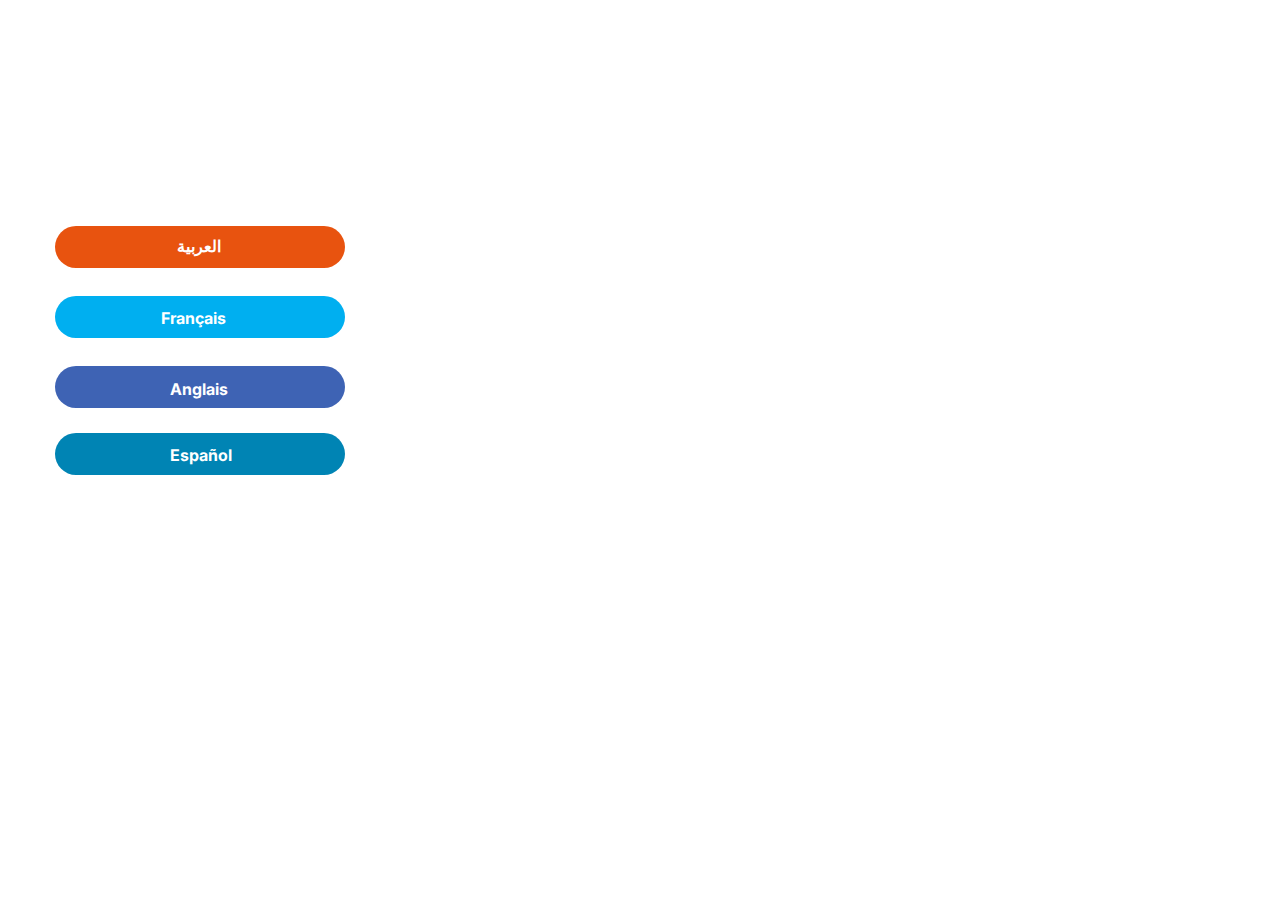
<file: index.html>
<!DOCTYPE html>
<html>
  <head>
    <meta charset="utf-8" />
    <meta name="viewport" content="initial-scale=1, width=device-width" />
    <link rel="stylesheet" href="./global.css" />
    <link rel="stylesheet" href="./index.css" />
    <link
      rel="stylesheet"
      href="https://fonts.googleapis.com/css2?family=Inter:wght@400;500;700&display=swap"
    />
  </head>
  <body>
    <div class="home" id="homeContainer">
      <div class="home-child"></div>
      <div class="home-item"></div>
      <div class="home-inner"></div>
      <div class="rectangle-div"></div>
      <b class="franais">Français</b>
      <b class="b">العربية</b>
      <b class="anglais">Anglais</b>
      <b class="espaol">Español</b>
    </div>

    <script>
      var homeContainer = document.getElementById("homeContainer");
      if (homeContainer) {
        homeContainer.addEventListener("click", function (e) {
          window.location.href = "./IPhone13ProMax2.html";
        });
      }
      </script>
  </body>
</html>
</file>
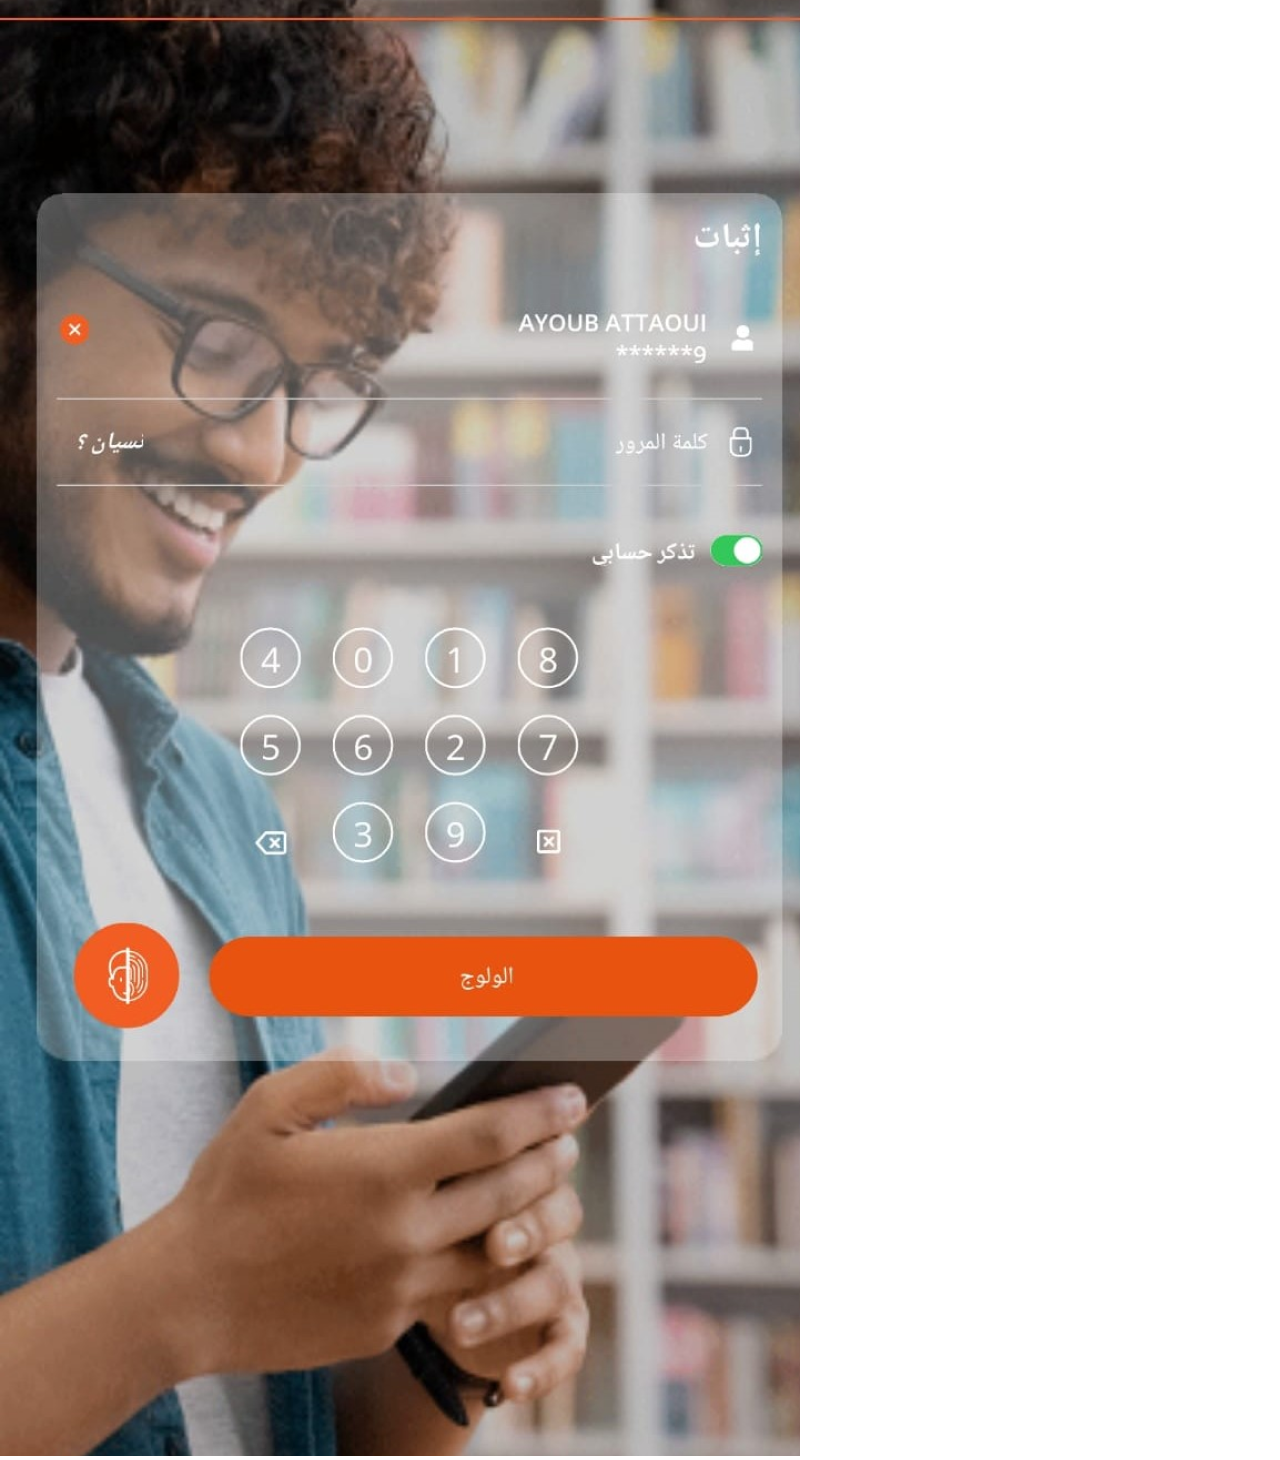
<file: IPhone13ProMax2.html>
<!DOCTYPE html>
<html>
  <head>
    <meta charset="utf-8" />
    <meta name="viewport" content="initial-scale=1, width=device-width" />
    <link rel="stylesheet" href="./global.css" />
    <link rel="stylesheet" href="/IPhone13ProMax3.module.css" />
    <link
      rel="stylesheet"
      href="https://fonts.googleapis.com/css2?family=Inter:wght@400;500;700&display=swap"
    />
  </head>
  <body>
    <div class="log-in" id="logInContainer">
      <img class="log-in-child" alt="" src="./public/rectangle-5@2x.png" />
    </div>

    <script>
      var logInContainer = document.getElementById("logInContainer");
      if (logInContainer) {
        logInContainer.addEventListener("click", function (e) {
          window.location.href = "./IPhone13ProMax3.html";
        });
      }
      </script>
  </body>
</html>
</file>
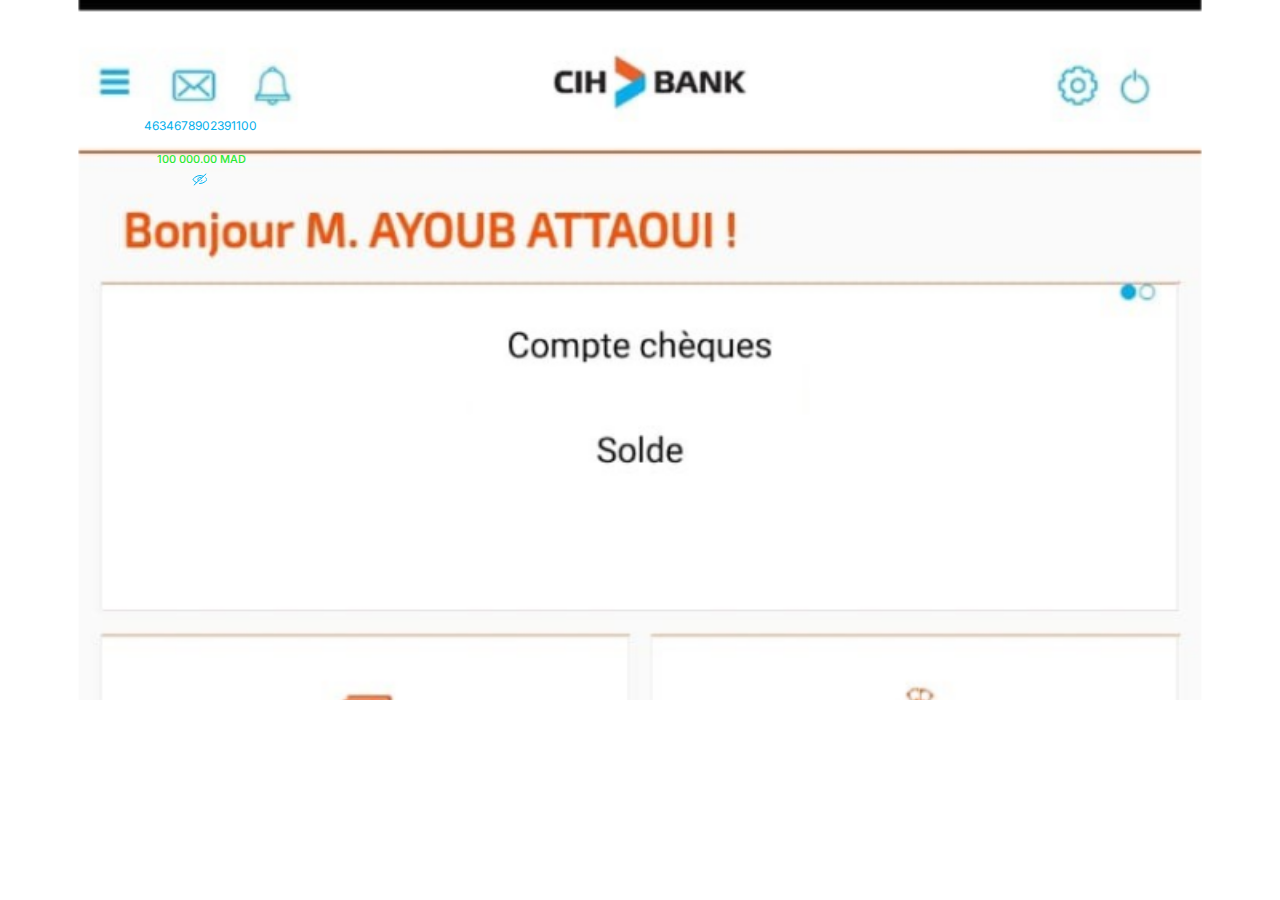
<file: Pocket2.html>
<!DOCTYPE html>
<html>
  <head>
    <meta charset="utf-8" />
    <meta name="viewport" content="initial-scale=1, width=device-width" />
    <link rel="stylesheet" href="./global.css" />
    <link rel="stylesheet" href="./Pocket2.css" />
    <link
      rel="stylesheet"
      href="https://fonts.googleapis.com/css2?family=Inter:wght@400;500;700&display=swap"
    />
  </head>
  <body>
    <div class="pocket-2" id="pocket2Container">
      <div class="pocket-2-child"></div>
      <img
        class="streamlineinterface-edit-view-icon"
        alt=""
        src="./public/streamlineinterfaceeditviewoffdisableeyeeyeballhideoffview.svg"
        id="streamlineinterfaceEditViewIcon"
      />

      <div class="mad">100 000.00 MAD</div>
      <div class="div">4634678902391100</div>
    </div>

    <script>
      var streamlineinterfaceEditViewIcon = document.getElementById(
        "streamlineinterfaceEditViewIcon"
      );
      if (streamlineinterfaceEditViewIcon) {
        streamlineinterfaceEditViewIcon.addEventListener("click", function (e) {
          window.location.href = "./IPhone13ProMax3.html";
        });
      }
      
      var pocket2Container = document.getElementById("pocket2Container");
      if (pocket2Container) {
        pocket2Container.addEventListener("click", function (e) {
          window.location.href = "./IPhone13ProMax3.html";
        });
      }
      </script>
  </body>
</html>
</file>
<file: global.css>
body {
  margin: 0;
  line-height: normal;
}

:root {
  /* fonts */
  --font-inter: Inter;

  /* font sizes */
  --font-size-xs: 12px;
  --font-size-base: 16px;

  /* Colors */
  --color-white: #fff;
  --color-deepskyblue-100: #02aeeb;

  /* border radiuses */
  --br-2xl: 21px;
}
</file>
<file: index.css>
.home-child,
.home-inner,
.home-item,
.rectangle-div {
  position: absolute;
  top: 226px;
  left: 55px;
  border-radius: var(--br-2xl);
  background-color: #e8530f;
  width: 290px;
  height: 42px;
}
.home-inner,
.home-item,
.rectangle-div {
  top: 296px;
  background-color: #00aff0;
}
.home-inner,
.rectangle-div {
  top: 366px;
  background-color: #3e63b4;
}
.rectangle-div {
  top: 433px;
  background-color: #0084b4;
}
.franais {
  position: absolute;
  top: 308px;
  left: 161px;
}
.anglais,
.b,
.espaol {
  position: absolute;
  top: 236px;
  left: 177px;
}
.anglais,
.espaol {
  top: 379px;
  left: 170px;
}
.espaol {
  top: 445px;
}
.home {
  position: relative;
  background-color: var(--color-white);
  width: 100%;
  height: 700px;
  overflow: hidden;
  cursor: pointer;
  text-align: center;
  font-size: var(--font-size-base);
  color: var(--color-white);
  font-family: var(--font-inter);
}
</file>
<file: IPhone13ProMax3.module.css>
.pocket-1-child {
  position: absolute;
  top: 885px;
  left: 0;
  background-color: var(--color-white);
  width: 428px;
  height: 41px;
}
.pocket-1-item {
  position: absolute;
  top: 230px;
  left: 188px;
  background-color: #d9d9d9;
  width: 2px;
  height: 1px;
}
.streamlineinterface-edit-view {
  position: absolute;
  top: 231px;
  left: 131px;
  width: 14px;
  height: 14px;
  overflow: hidden;
}
.div1 {
  position: absolute;
  top: 112px;
  left: 145px;
  display: inline-block;
  width: 195px;
  height: 24px;
}
.group-icon,
.pocket-1 {
  overflow: hidden;
  cursor: pointer;
}
.group-icon {
  position: absolute;
  height: 1.15%;
  width: 3.53%;
  top: 24%;
  right: 48.22%;
  bottom: 74.85%;
  left: 48.25%;
  max-width: 100%;
  max-height: 100%;
}
.pocket-1 {
  position: relative;
  width: 100%;
  height: 700px;
  background-image: url(pocket1@3x.png);
  background-size: cover;
  background-repeat: no-repeat;
  background-position: top;
  text-align: left;
  font-size: var(--font-size-xs);
  color: var(--color-deepskyblue-100);
  font-family: var(--font-inter);
}
</file>
<file: Pocket2.css>
.pocket-2-child {
  position: absolute;
  top: 885px;
  left: 0;
  background-color: var(--color-white);
  width: 428px;
  height: 41px;
}
.streamlineinterface-edit-view-icon {
  position: absolute;
  top: 172px;
  left: 192px;
  width: 15px;
  height: 14px;
  overflow: hidden;
  cursor: pointer;
}
.div,
.mad {
  position: absolute;
  display: inline-block;
}
.mad {
  top: calc(50% - 198px);
  left: 157px;
  font-weight: 500;
  width: 125px;
  height: 20px;
}
.div {
  top: 118px;
  left: 144px;
  font-size: var(--font-size-xs);
  color: var(--color-deepskyblue-100);
  width: 195px;
  height: 24px;
}
.pocket-2 {
  position: relative;
  width: 100%;
  height: 700px;
  overflow: hidden;
  background-image: url(./public/pocket2@3x.png);
  background-size: cover;
  background-repeat: no-repeat;
  background-position: top;
  cursor: pointer;
  text-align: left;
  font-size: 11px;
  color: #28ea32;
  font-family: var(--font-inter);
}
</file>
